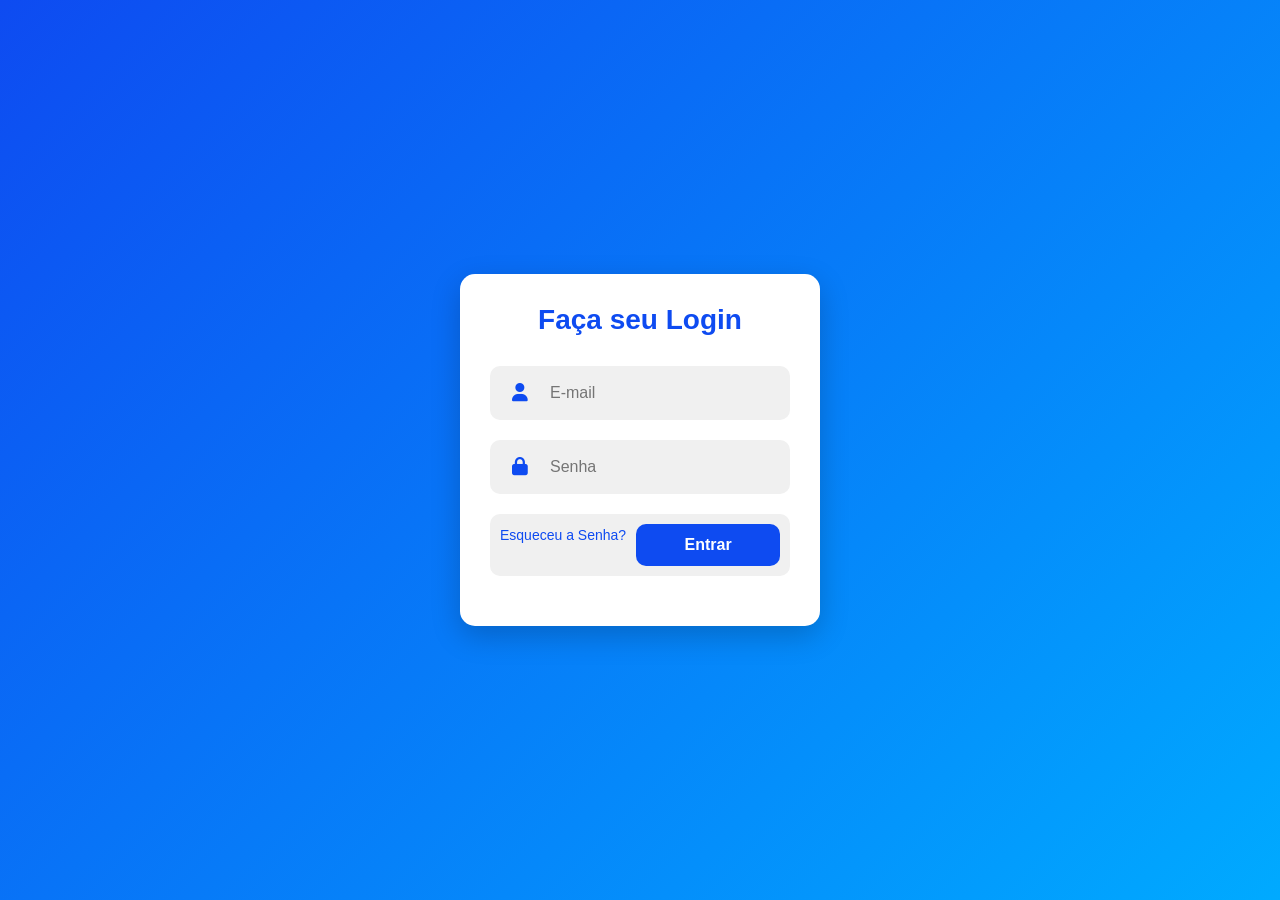
<file: index.html>
<!DOCTYPE html>
<html lang="pt-br">
<head>
    <meta charset="UTF-8">
    <meta name="viewport" content="width=device-width, initial-scale=1.0">
    <title>Biblioteca Seduc - Login</title>
    <link rel="stylesheet" href="https://cdnjs.cloudflare.com/ajax/libs/font-awesome/6.0.0/css/all.min.css">
    <link rel="stylesheet" href="./css/login.css">
</head>
<body>
    <div class="container">
        <div class="wrapper">
            <div class="title">
                <span>Faça seu Login</span>
            </div>
            <form id="loginForm">
                <div class="row">
                    <div class="i"><i class="fa-solid fa-user"></i></div>
                    <input type="text" placeholder="E-mail" id="email" required>
                </div>
                <div class="row">
                    <div class="i"><i class="fa-solid fa-lock"></i></div>
                    <input type="password" placeholder="Senha" id="senha" required>
                </div>
                <div class="row button">
                    <div class="pass"><p>Esqueceu a Senha?</p></div>
                    <input type="submit" value="Entrar">
                </div>
            </form>
        </div>
    </div>

    <script>
        document.getElementById('loginForm').addEventListener('submit', function(e) {
            e.preventDefault();
            const email = document.getElementById('email').value;
            const senha = document.getElementById('senha').value;
            
            // Validação simples
            if (email === "admin@biblioteca.com" && senha === "admin123") {
                window.location.href = "Dashboard.html";
            } else {
                alert("E-mail ou senha incorretos!\n\nUse:\nE-mail: admin@biblioteca.com\nSenha: admin123");
            }
        });
    </script>
</body>
</html>
</file>
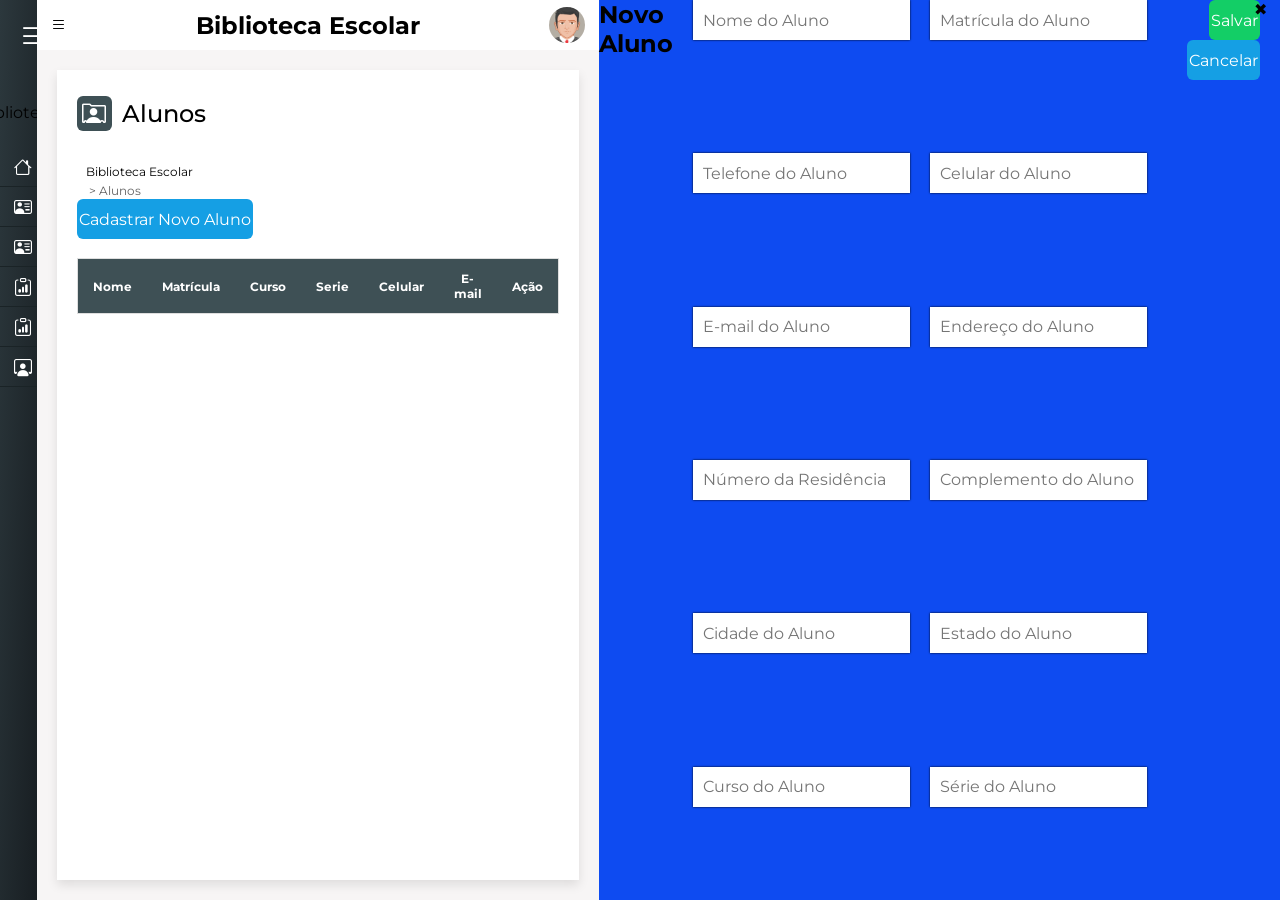
<file: Aluno.html>
<!DOCTYPE html>
<html lang="pt-BR">
<head>
    <meta charset="UTF-8">
    <meta name="viewport" content="width=device-width, initial-scale=1.0">
    
    <!-- compatibilidade -->
     <meta http-equiv="X-UA-Compatible" content="IE=edge">

    <!-- bootstrap icons -->
    <link rel="stylesheet" href="https://cdn.jsdelivr.net/npm/bootstrap-icons@1.10.5/font/bootstrap-icons.css">

    <!-- ícone de imagem na guia do navegador -->
    <link rel="icon" href="img/livro.ico">
    
    <!-- Link de acesso a folha css (main.css) -->
    <link rel="stylesheet" href="./css/main.css">
    
    <!-- Link de acesso a folha css (crud.css) -->
    <link rel="stylesheet" href="./css/crud.css">

    <!-- Link de acesso a folha css (modal.css) -->
    <link rel="stylesheet" href="./css/modal.css">
    
    <!-- Link de acesso a folha css (button.css)-->
    <link rel="stylesheet" href="./css/button.css">

    <!-- JS -->
    <script src="./Alunos.js"> </script>
    
    <title> Biblioteca Escolar </title>
</head>
<body>
    <div class="corpo"> 
        <!-- Navbar -->
        <nav>
            <div class="menu-sid"> 
                <i class="bi bi-list sidebar-toggle"></i>
            </div> <!-- menu-sid -->
            <div class="div-logo-name">
                <span class="logo-name"> Biblioteca </span>
            </div> <!-- logo-name -->

            <div class="menu-items">
                <ul class="nav-links">
                    <li><a href="Dashboard.html"> 
                        <i class="bi bi-house"></i>
                        <span class="link-name"> Dashboard </span>
                        </a></li>
                    <li><a href="Alunos.html"> 
                        <i class="bi bi-person-vcard"></i>
                        <span class="link-name"> Alunos </span>
                        </a></li>
                    <li><a href="Funcionarios.html"> 
                        <i class="bi bi-person-vcard"></i>
                        <span class="link-name"> Funcionários </span>
                        </a></li>
                     <li><a href="Editoras.html"> 
                        <i class="bi bi-clipboard-data"></i>
                        <span class="link-name"> Editoras </span>
                        </a></li>
                     <li><a href="Livros.html"> 
                        <i class="bi bi-clipboard-data"></i>
                        <span class="link-name"> Livros </span>
                        </a></li>
                    <li><a href="Emprestimos.html"> 
                        <i class="bi bi-person-workspace"></i>
                        <span class="link-name"> Empréstimos </span>
                        </a></li>
                </ul> <!-- nav-links -->
            </div> <!-- menu-items -->
        </nav>

        <section class="dashboard">
            <div class="top">
                <i class="bi bi-list sidebard-toggle2"></i>
                <div class="logo-name">
                    <h1 class="seduc-logo"> Biblioteca Escolar </h1>
                </div> <!-- logo-name -->

                <div class="actionimg"> 
                    <div class="profile" onclick="menuToggle();">
                        <img src="img/avatar5.png" alt="">
                    </div>
                    <div class="menu">
                        <h3> Antonio Carlos </h3>
                        <ul>
                            <li>
                                <span class="material-icons icons-size"> <i class="bi bi-person"></i> </span>
                                <a href="#"> Perfil </a>
                            </li>
                            <li>
                                <span class="material-icons icons-size"> <i class="bi bi-question-circle"></i> </span>
                                <a href="#"> Ajuda </a>
                            </li>
                            <li>
                                <span class="material-icons icons-size"> <i class="bi bi-gear"></i> </span>
                                <a href="#"> Configurações </a>
                            </li>
                            <li>
                                <span class="material-icons icons-size"> <i class="bi bi-box-arrow-right"></i> </span>
                                <a href="index.html"> Saída </a>
                            </li>
                        </ul>
                    </div> <!-- Menu -->
                </div> <!-- Actionimg -->
            </div> <!-- top -->

            <div class="corpo-da-pag">
                <div class="scroll"> 
                    <div class="activity"> 
                        <div class="overview">
                            <div class="title">
                                <i class="bi bi-person-rolodex"></i>
                                <span class="text"> Alunos </span>
                            </div> <!-- Title -->
                            <div class="seducServer" style=" white-space: nowrap;">
                                <li class="breadcrumb-item"> <a style="text-decoration: none !important; color: black; font-size: 12px; margin-left: 2%" href="Dashboard.html"> Biblioteca Escolar </a> </li>
                                <li class="breadcrumb-item"> <a style="text-decoration: none !important; color: rgb(99, 99, 99); font-size: 12px; margin-left: 2%" href="Alunos.html"> &nbsp> Alunos </a></li>
                            </div>
                        </div> <!-- overview -->

                        <div id="lupa-grid">
                            <button type="button" class="button blue mobile" id="cadastrarAluno"> Cadastrar Novo Aluno </button>
                        </div>
                        <br>
                        <table id="tableAluno" class="records">
                            <thead>
                                <tr>
                                    <th> Nome </th>
                                    <th> Matrícula </th>
                                    <th> Curso </th>
                                    <th> Serie </th>
                                    <th> Celular </th>
                                    <th> E-mail </th>
                                    <th> Ação </th>
                                </tr>
                            </thead>
                            <tbody>

                            </tbody>
                        </table>

                        <!-- MODAL APAGAR -->
                        <div class="modal" id="modal2"> 
                            <div class="modal-content">
                                <header class="modal-header">
                                    <h2> Excluir Aluno </h2>
                                    <span class="modal-close" id="modalClose2"> &#10006; </span>
                                </header>
                                <div id="avisoDelete">
                                    <!-- aviso de delete -->
                                </div>
                                <footer class="modal-footer">
                                    <button id="apagar" class="button red"> Apagar </button>
                                    <button id="cancelar2" class="button blue"> Cancelar </button>
                                </footer>
                            </div>
                        </div>

                        <!-- MODAL CRIAR E EDITAR -->
                        <div class="modal" id="modal">
                            <div class="modal-content">
                                <header class="modal-header">
                                                </section><h2> Novo Aluno </h2>
                                    <span class="modal-close" id="modalClose"> &#10006; </span>
                                </header>
                                <form id="form" class="modal-form">
                                    <input type="text" id="nome" data-index="new" class="modal-field" placeholder="Nome do Aluno" required>
                                    <input type="number" id="matricula" class="modal-field" placeholder="Matrícula do Aluno" required>
                                    <input type="number" id="telefone" class="modal-field" placeholder="Telefone do Aluno" required>
                                    <input type="number" id="celular" class="modal-field" placeholder="Celular do Aluno" required>
                                    <input type="email" id="email" class="modal-field" placeholder="E-mail do Aluno" required>
                                    <input type="text" id="rua" class="modal-field" placeholder="Endereço do Aluno" required>
                                    <input type="text" id="numero" data-index="new" class="modal-field" placeholder="Número da Residência" required>
                                    <input type="text" id="complemento" class="modal-field" placeholder="Complemento do Aluno" required>
                                    <input type="text" id="cidade" class="modal-field" placeholder="Cidade do Aluno" required>
                                    <input type="text" id="estado" class="modal-field" placeholder="Estado do Aluno" required>
                                    <input type="text" id="curso" data-index="new" class="modal-field" placeholder="Curso do Aluno" required>
                                    <input type="number" id="serie" class="modal-field" placeholder="Série do Aluno" required>
                                </form>
                                <footer class="modal-footer">
                                    <button id="salvar" class="button green"> Salvar </button>
                                    <button id="cancelar" class="button blue"> Cancelar </button>
                                </footer>
                            </div>
                        </div>
                    </div> <!-- activity -->
                </div> <!-- scroll -->
            </div> <!-- corpo-da-pag -->
        </section>
    </div> <!-- Corpo -->
</body>
</html>
</file>
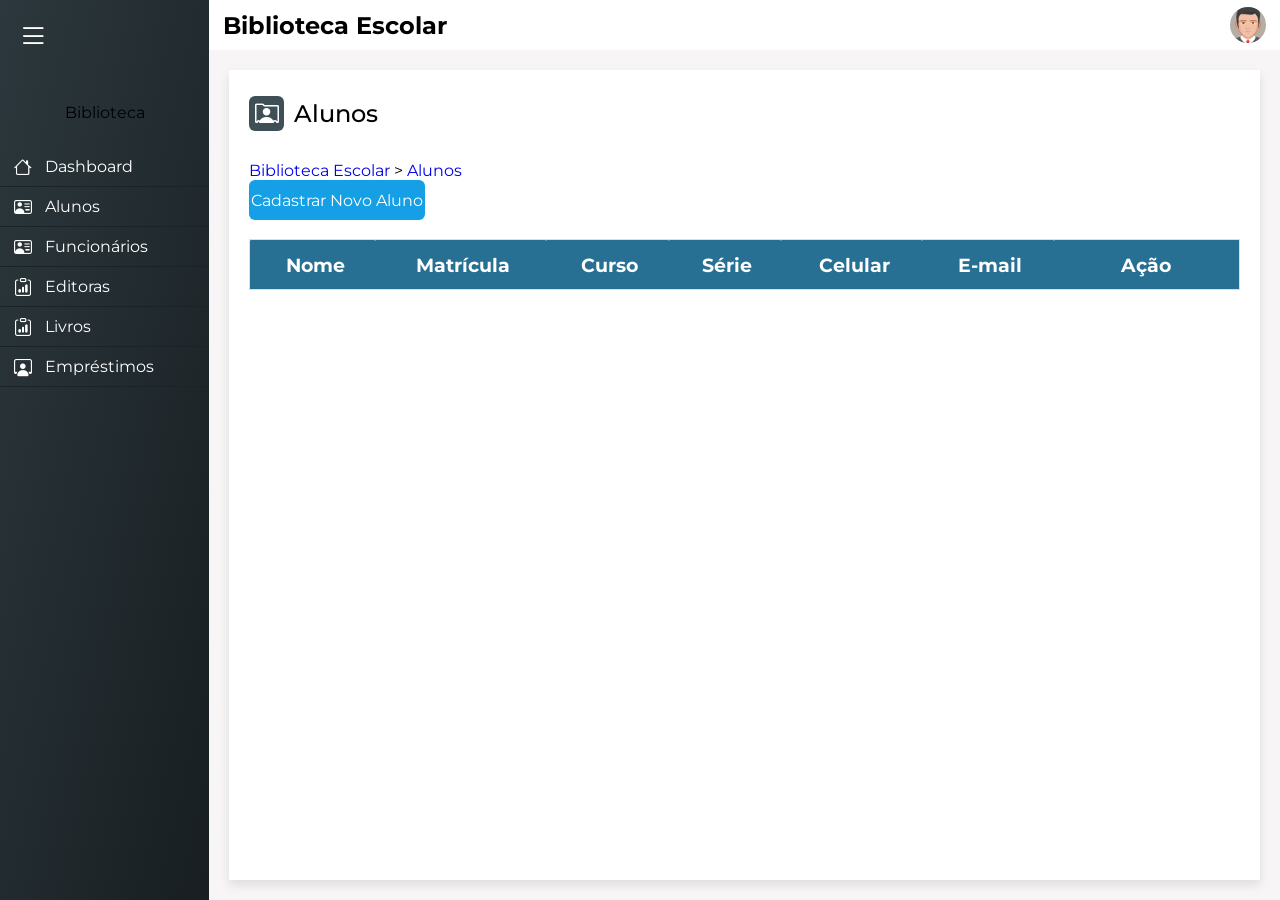
<file: Alunos.html>
<!doctype html>
<html lang="pt-BR">
<head>
    <meta charset="UTF-8" />
    <meta name="viewport" content="width=device-width, initial-scale=1.0" />
    <meta http-equiv="X-UA-Compatible" content="IE=edge" />
    <link rel="stylesheet" href="https://cdn.jsdelivr.net/npm/bootstrap-icons@1.10.5/font/bootstrap-icons.css" />
    <link rel="icon" href="img/livro.ico" />
    <link rel="stylesheet" href="./css/main.css" />
    <link rel="stylesheet" href="./css/crud.css" />
    <link rel="stylesheet" href="./css/modal.css" />
    <link rel="stylesheet" href="./css/records.css" />
    <link rel="stylesheet" href="./css/button.css" />
    <script src="./js/main.js" defer></script>
    <script src="./js/alunos.js" defer></script>
    <title>Biblioteca Escolar</title>
</head>
<body>
    <div class="corpo">
        <nav>
            <div class="menu-sid">
                <i class="bi bi-list sidebar-toggle"></i>
            </div>
            <div class="div-logo-name">
                <span class="logo-name"> Biblioteca </span>
            </div>
            <div class="menu-items">
                <ul class="nav-links">
                    <li><a href="Dashboard.html"><i class="bi bi-house"></i><span class="link-name">Dashboard</span></a></li>
                    <li><a href="Alunos.html"><i class="bi bi-person-vcard"></i><span class="link-name">Alunos</span></a></li>
                    <li><a href="Funcionarios.html"><i class="bi bi-person-vcard"></i><span class="link-name">Funcionários</span></a></li>
                    <li><a href="Editoras.html"><i class="bi bi-clipboard-data"></i><span class="link-name">Editoras</span></a></li>
                    <li><a href="Livros.html"><i class="bi bi-clipboard-data"></i><span class="link-name">Livros</span></a></li>
                    <li><a href="Emprestimos.html"><i class="bi bi-person-workspace"></i><span class="link-name">Empréstimos</span></a></li>
                </ul>
            </div>
        </nav>

        <section class="dashboard">
            <div class="top">
                <i class="bi bi-list sidebar-toggle2"></i>
                <div class="logo-name">
                    <h1 class="seduc-logo">Biblioteca Escolar</h1>
                </div>
                <div class="actionimg">
                    <div class="profile" onclick="menuToggle()">
                        <img src="img/avatar5.png" alt="" />
                    </div>
                    <div class="menu">
                        <h3>Antonio Carlos</h3>
                        <ul>
                            <li><i class="bi bi-person"></i><a href="#">Perfil</a></li>
                            <li><i class="bi bi-question-circle"></i><a href="#">Ajuda</a></li>
                            <li><i class="bi bi-gear"></i><a href="#">Configurações</a></li>
                            <li><i class="bi bi-box-arrow-right"></i><a href="index.html">Saída</a></li>
                        </ul>
                    </div>
                </div>
            </div>

            <div class="corpo-da-pag">
                <div class="scroll">
                    <div class="activity">
                        <div class="overview">
                            <div class="title">
                                <i class="bi bi-person-rolodex"></i>
                                <span class="text">Alunos</span>
                            </div>
                            <div class="seducServer">
                                <a href="Dashboard.html">Biblioteca Escolar</a> > <a href="Alunos.html">Alunos</a>
                            </div>
                        </div>

                        <div id="lupa-grid">
                            <button type="button" class="button blue" id="cadastrarAluno">Cadastrar Novo Aluno</button>
                        </div>
                        <br />

                        <table id="tableAluno" class="records">
                            <thead>
                                <tr><th>Nome</th><th>Matrícula</th><th>Curso</th><th>Série</th><th>Celular</th><th>E-mail</th><th>Ação</th></tr>
                            </thead>
                            <tbody></tbody>
                        </table>

                        <!-- MODAL EXCLUIR -->
                        <div class="modal" id="modal2">
                            <div class="modal-content">
                                <header class="modal-header">
                                    <h2>Excluir Aluno</h2>
                                    <span class="modal-close" id="modalClose2">&#10006;</span>
                                </header>
                                <div id="avisoDelete"></div>
                                <footer class="modal-footer">
                                    <button id="apagar" class="button red">Apagar</button>
                                    <button id="cancelar2" class="button blue">Cancelar</button>
                                </footer>
                            </div>
                        </div>

                        <!-- MODAL CRIAR/EDITAR -->
                        <div class="modal" id="modal">
                            <div class="modal-content">
                                <header class="modal-header">
                                    <h2>Novo Aluno</h2>
                                    <span class="modal-close" id="modalClose">&#10006;</span>
                                </header>
                                <form id="form" class="modal-form">
                                    <input type="text" id="nome" data-index="new" class="modal-field" placeholder="Nome do Aluno" required />
                                    <input type="number" id="matricula" class="modal-field" placeholder="Matrícula" required />
                                    <input type="text" id="telefone" class="modal-field" placeholder="Telefone" />
                                    <input type="text" id="celular" class="modal-field" placeholder="Celular" required />
                                    <input type="email" id="email" class="modal-field" placeholder="E-mail" required />
                                    <input type="text" id="rua" class="modal-field" placeholder="Endereço" required />
                                    <input type="text" id="numero" class="modal-field" placeholder="Número" required />
                                    <input type="text" id="complemento" class="modal-field" placeholder="Complemento" />
                                    <input type="text" id="cidade" class="modal-field" placeholder="Cidade" required />
                                    <input type="text" id="estado" class="modal-field" placeholder="Estado" required />
                                    <input type="text" id="curso" class="modal-field" placeholder="Curso" required />
                                    <input type="number" id="serie" class="modal-field" placeholder="Série" required />
                                </form>
                                <footer class="modal-footer">
                                    <button type="button" id="salvar" class="button green">Salvar</button>
                                    <button type="button" id="cancelar" class="button blue">Cancelar</button>
                                </footer>
                            </div>
                        </div>
                    </div>
                </div>
            </div>
        </section>
    </div>
</body>
</html>
</file>
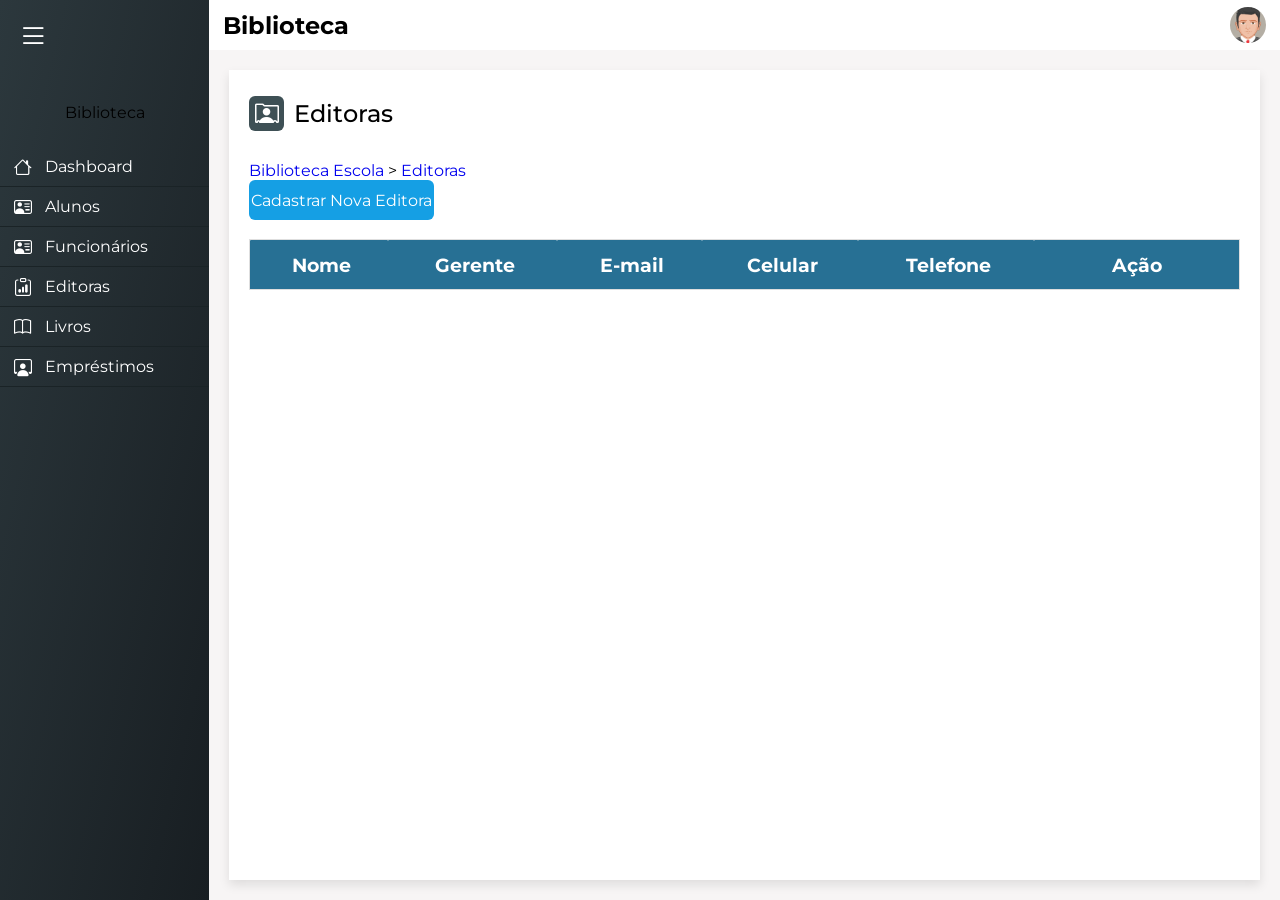
<file: Editoras.html>
<!DOCTYPE html>
<html lang="pt-BR">
<head>
    <meta charset="UTF-8">
    <meta name="viewport" content="width=device-width, initial-scale=1.0">
    <title>Biblioteca Escola</title>
    <link rel="stylesheet" href="https://cdn.jsdelivr.net/npm/bootstrap-icons@1.11.1/font/bootstrap-icons.css">
    <link rel="stylesheet" href="./css/main.css" />
    <link rel="stylesheet" href="./css/crud.css" />
    <link rel="stylesheet" href="./css/modal.css" />
    <link rel="stylesheet" href="./css/records.css" />
    <link rel="stylesheet" href="./css/button.css" />
    <script src="./js/editoras.js" defer></script>
    <script src="./js/main.js" defer></script>
</head>
<body>

<div class="corpo">

    <!-- ================= NAVBAR ================= -->
    <nav>
        <div class="menu-sid">
            <i class="bi bi-list sidebar-toggle"></i>
        </div>
        <div class="div-logo-name">
            <span class="logo-name">Biblioteca</span>
        </div>
        <div class="menu-items">
            <ul class="nav-links">
                <li><a href="Dashboard.html"><i class="bi bi-house"></i><span class="link-name">Dashboard</span></a></li>
                <li><a href="Alunos.html"><i class="bi bi-person-vcard"></i><span class="link-name">Alunos</span></a></li>
                <li><a href="Funcionarios.html"><i class="bi bi-person-vcard"></i><span class="link-name">Funcionários</span></a></li>
                <li><a href="Editoras.html"><i class="bi bi-clipboard-data"></i><span class="link-name">Editoras</span></a></li>
                <li><a href="Livros.html"><i class="bi bi-book"></i><span class="link-name">Livros</span></a></li>
                <li><a href="Emprestimos.html"><i class="bi bi-person-workspace"></i><span class="link-name">Empréstimos</span></a></li>
            </ul>
        </div>
    </nav>

    <!-- ================= DASHBOARD ================= -->
    <section class="dashboard">

        <!-- Topo -->
        <div class="top">
            <i class="bi bi-list sidebar-toggle2"></i>
            <div class="logo-name">
                <h1 class="seduc-logo">Biblioteca</h1>
            </div>
            <div class="actionimg">
                <div class="profile" onclick="menuToggle();">
                    <img src="img/avatar5.png" alt="">
                </div>
                <div class="menu">
                    <h3>Antônio Carlos</h3>
                    <ul>
                        <li><i class="bi bi-person"></i><a href="#">Perfil</a></li>
                        <li><i class="bi bi-question-circle"></i><a href="#">Ajudar</a></li>
                        <li><i class="bi bi-gear"></i><a href="#">Configurações</a></li>
                        <li><i class="bi bi-box-arrow-right"></i><a href="index.html">Saída</a></li>
                    </ul>
                </div>
            </div>
        </div>

        <!-- ================= CONTEÚDO ================= -->
        <div class="corpo-da-pag">
            <div class="scroll">
                <div class="activity">

                    <div class="overview">
                        <div class="title">
                            <i class="bi bi-person-rolodex"></i>
                            <span class="text">Editoras</span>
                        </div>
                        <div class="wdaSever">
                            <a href="Dashboard.html">Biblioteca Escola</a> > 
                            <a href="Editoras.html">Editoras</a>
                        </div>
                    </div>

                    <div id="lupa-grid">
                        <button type="button" class="button blue mobile" id="cadastrarEditora">
                            Cadastrar Nova Editora
                        </button>
                    </div>

                    <br>

                    <table id="tableEditora" class="records">
                        <thead>
                            <tr>
                                <th>Nome</th>
                                <th>Gerente</th>
                                <th>E-mail</th>
                                <th>Celular</th>
                                <th>Telefone</th>
                                <th>Ação</th>
                            </tr>
                        </thead>
                        <tbody></tbody>
                    </table>

                    <!-- MODAL EXCLUIR -->
                    <div class="modal" id="modal12">
                        <div class="modal-content">
                            <header class="modal-header">
                                <h2>Excluir Editora</h2>
                                <span class="modal-close" id="modalClos2">&#10006;</span>
                            </header>
                            <div id="avisoDelete"></div>
                            <footer class="modal-footer">
                                <button id="apagar" class="button red">Apagar</button>
                                <button id="cancelar2" class="button blue">Cancelar</button>
                            </footer>
                        </div>
                    </div>

                    <!-- MODAL CRIAR/EDITAR -->
                    <div class="modal" id="modal">
                        <div class="modal-content">
                            <header class="modal-header">
                                <h2>Nova Editora</h2>
                                <span class="modal-close" id="modal-close">&#10006;</span>
                            </header>
                            <form id="form" class="modal-form">
                                <input type="text" id="nome" data-index="new" class="modal-field" placeholder="Nome da Editora" required>
                                <input type="text" id="gerente" class="modal-field" placeholder="Nome do Gerente" required>
                                <input type="email" id="email" class="modal-field" placeholder="E-mail da Editora" required>
                                <input type="text" id="endereco" class="modal-field" placeholder="Endereço da Editora" required>
                                <input type="text" id="celular" class="modal-field" placeholder="Celular da Editora" required>
                                <input type="text" id="telefone" class="modal-field" placeholder="Telefone da Editora" required>
                            </form>
                            <footer class="modal-footer">
                                <button id="salvar" class="button green">Salvar</button>
                                <button id="cancelar" class="button blue">Cancelar</button>
                            </footer>
                        </div>
                    </div>

                </div>
            </div>
        </div>

    </section>
</div>

</body>
</html>
</file>
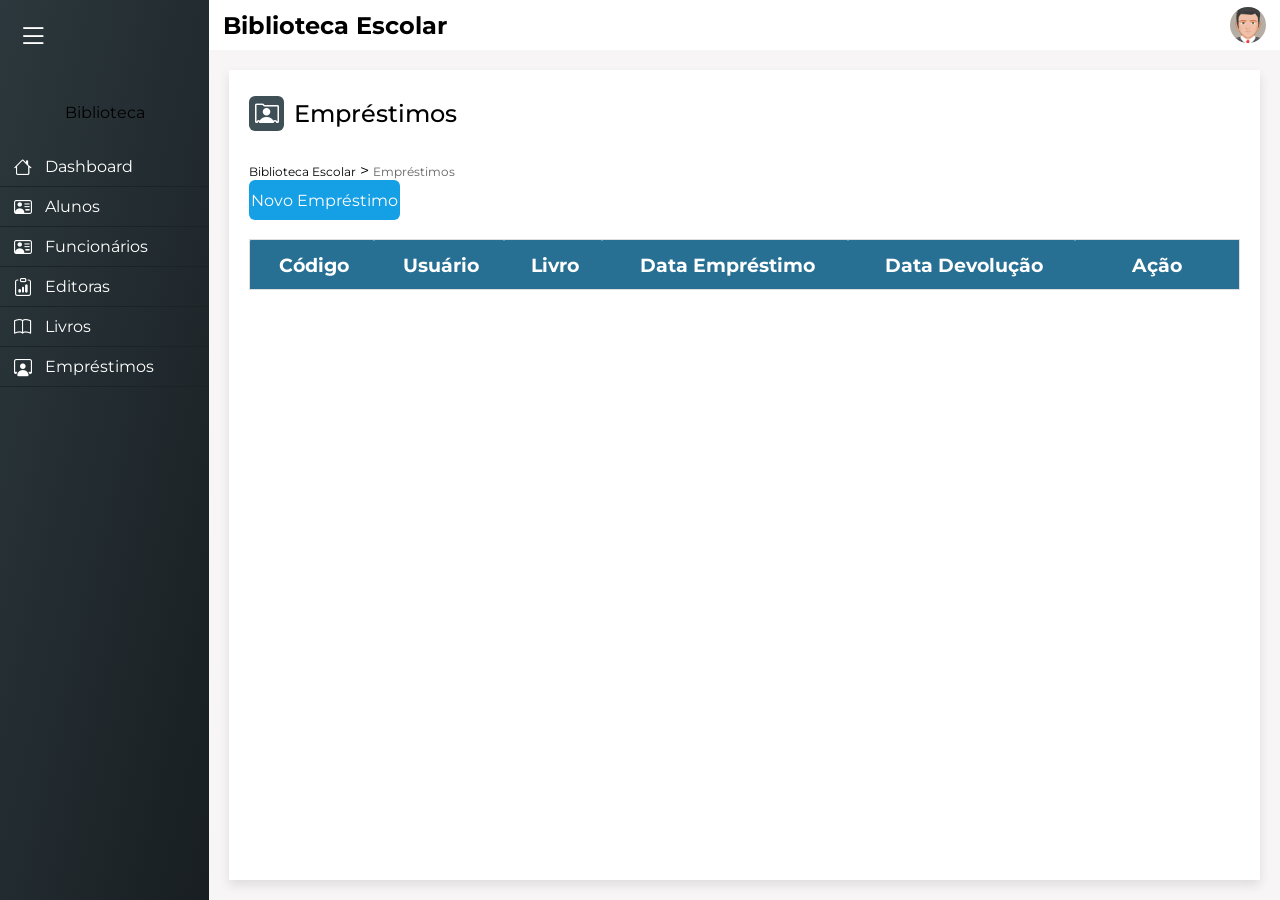
<file: Emprestimos.html>
<!DOCTYPE html>
<html lang="pt-BR">
<head>
    <meta charset="UTF-8">
    <meta name="viewport" content="width=device-width, initial-scale=1.0">
    <title>Biblioteca Escolar</title>
    <link rel="stylesheet" href="https://cdn.jsdelivr.net/npm/bootstrap-icons@1.10.5/font/bootstrap-icons.css" />
    <link rel="icon" href="img/livro.ico" />
    <link rel="stylesheet" href="./css/main.css" />
    <link rel="stylesheet" href="./css/crud.css" />
    <link rel="stylesheet" href="./css/modal.css" />
    <link rel="stylesheet" href="./css/records.css" />
    <link rel="stylesheet" href="./css/button.css" />
    <script src="./js/emprestimos.js" defer></script>
    <script src="./js/main.js" defer></script>
</head>
<body>
    <div class="corpo">
        <nav>
            <div class="menu-sid">
                <i class="bi bi-list sidebar-toggle"></i>
            </div>
            <div class="div-logo-name">
                <span class="logo-name">Biblioteca</span>
            </div>
            <div class="menu-items">
                <ul class="nav-links">
                    <li><a href="Dashboard.html"><i class="bi bi-house"></i><span class="link-name">Dashboard</span></a></li>
                    <li><a href="Alunos.html"><i class="bi bi-person-vcard"></i><span class="link-name">Alunos</span></a></li>
                    <li><a href="Funcionarios.html"><i class="bi bi-person-vcard"></i><span class="link-name">Funcionários</span></a></li>
                    <li><a href="Editoras.html"><i class="bi bi-clipboard-data"></i><span class="link-name">Editoras</span></a></li>
                    <li><a href="Livros.html"><i class="bi bi-book"></i><span class="link-name">Livros</span></a></li>
                    <li><a href="Emprestimos.html"><i class="bi bi-person-workspace"></i><span class="link-name">Empréstimos</span></a></li>
                </ul>
            </div>
        </nav>

        <section class="dashboard">
            <div class="top">
                <i class="bi bi-list sidebar-toggle2"></i>
                <div class="logo-name">
                    <h1 class="seduc-logo">Biblioteca Escolar</h1>
                </div>
                <div class="actionimg">
                    <div class="profile" onclick="menuToggle()">
                        <img src="img/avatar5.png" alt="Avatar do usuário">
                    </div>
                    <div class="menu">
                        <h3>Antônio Carlos</h3>
                        <ul>
                            <li><i class="bi bi-person"></i><a href="#">Perfil</a></li>
                            <li><i class="bi bi-question-circle"></i><a href="#">Ajuda</a></li>
                            <li><i class="bi bi-gear"></i><a href="#">Configurações</a></li>
                            <li><i class="bi bi-box-arrow-right"></i><a href="index.html">Saída</a></li>
                        </ul>
                    </div>
                </div>
            </div>

            <div class="corpo-da-pag">
                <div class="scroll">
                    <div class="activity">
                        <div class="overview">
                            <div class="title">
                                <i class="bi bi-person-rolodex"></i>
                                <span class="text">Empréstimos</span>                             
                            </div>
                            <div class="wdaServer" style="white-space: nowrap;">
                                <a style="text-decoration: none !important; color: black; font-size: 12px;" href="Dashboard.html">Biblioteca Escolar</a> > 
                                <a style="text-decoration: none !important; color: rgb(99, 99, 99); font-size: 12px;" href="Emprestimos.html">Empréstimos</a>
                            </div>
                        </div>

                        <div id="lupa-grid">
                            <button type="button" class="button blue mobile" id="cadastrarCliente">Novo Empréstimo</button>
                        </div>
                        <br>

                        <table id="tableEmprestimos" class="records">
                            <thead>
                                <tr>
                                    <th>Código</th>
                                    <th>Usuário</th>
                                    <th>Livro</th>
                                    <th>Data Empréstimo</th>
                                    <th>Data Devolução</th>
                                    <th>Ação</th>
                                </tr>
                            </thead>
                            <tbody></tbody>
                        </table>

                        <div class="modal" id="modal">
                            <div class="modal-content">
                                <header class="modal-header">
                                    <h2>Novo Empréstimo</h2>
                                    <span class="modal-close" id="modalClose">&times;</span>
                                </header>
                                <form id="form" class="modal-form">
                                    <label for="m-livro-alug">Livro:</label>
                                    <select id="m-livro-alug">
                                        <option value="">Selecione o Livro</option>
                                    </select>
                                    <label for="m-usuario">Usuário:</label>
                                    <select id="m-usuario">
                                        <option value="">Selecione o Usuário</option>
                                    </select>
                                    <label for="m-data-aluguel">Data do Empréstimo:</label>
                                    <input id="m-data-aluguel" type="date" required>
                                    <label for="m-prev-data">Previsão de Devolução:</label>
                                    <input id="m-prev-data" type="date" required>
                                </form>
                                <footer class="modal-footer">
                                    <button id="salvar" class="button green">Salvar</button>
                                    <button id="cancelar" class="button blue">Cancelar</button>
                                </footer>
                            </div>
                        </div>
                    </div>
                </div>
            </div>
        </section>
    </div>
</body>
</html>
</file>
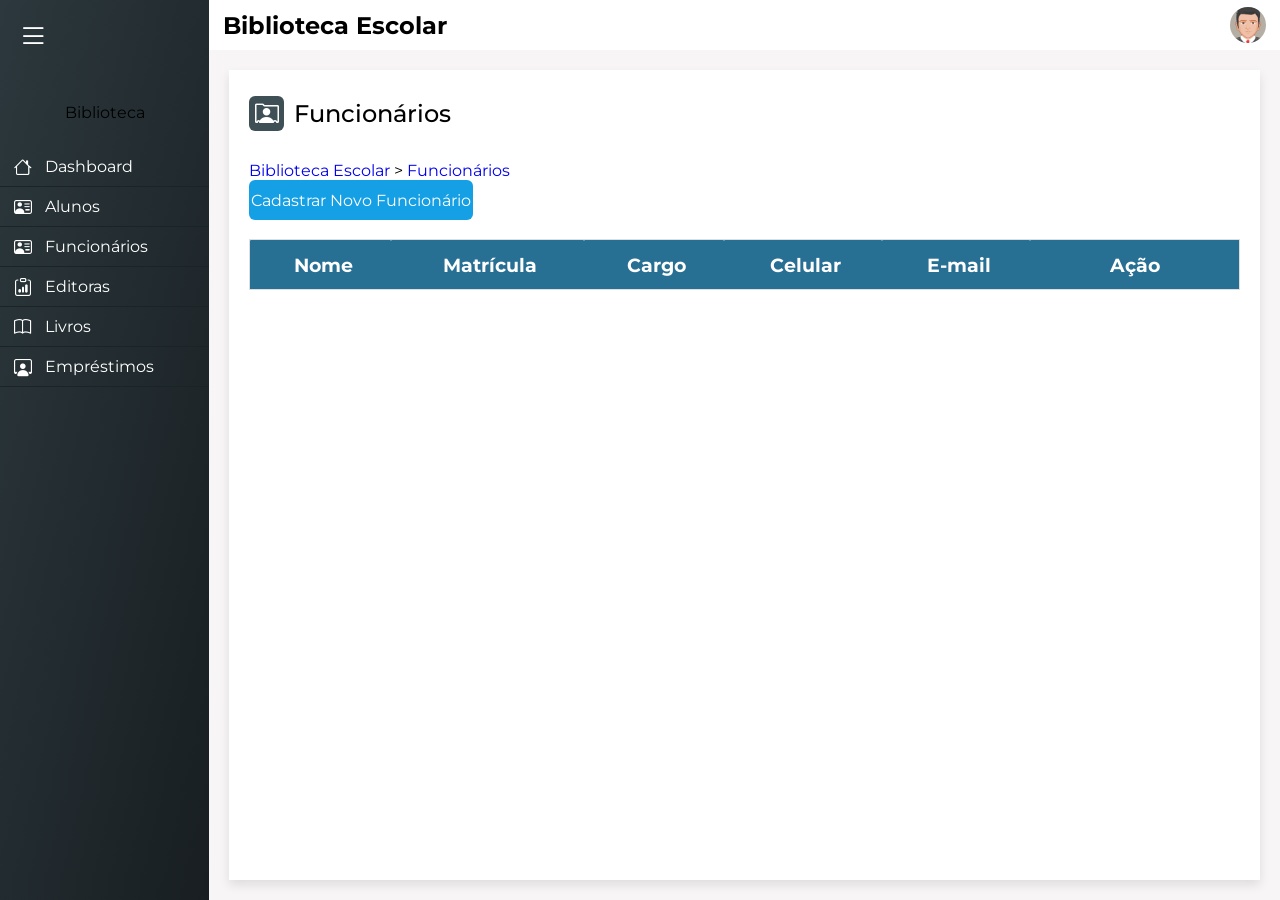
<file: Funcionarios.html>
<!doctype html>
<html lang="pt-BR">
<head>
    <meta charset="UTF-8" />
    <meta name="viewport" content="width=device-width, initial-scale=1.0" />
    <meta http-equiv="X-UA-Compatible" content="IE=edge" />
    <link rel="stylesheet" href="https://cdn.jsdelivr.net/npm/bootstrap-icons@1.10.5/font/bootstrap-icons.css" />
    <link rel="icon" href="img/livro.ico" />
    <link rel="stylesheet" href="./css/main.css" />
    <link rel="stylesheet" href="./css/crud.css" />
    <link rel="stylesheet" href="./css/modal.css" />
    <link rel="stylesheet" href="./css/records.css" />
    <link rel="stylesheet" href="./css/button.css" />
    <script src="./js/funcionarios.js" defer></script>
    <title>Biblioteca Escolar - Funcionários</title>
</head>
<body>
    <div class="corpo">
        <nav>
            <div class="menu-sid">
                <i class="bi bi-list sidebar-toggle"></i>
            </div>
            <div class="div-logo-name">
                <span class="logo-name"> Biblioteca </span>
            </div>
            <div class="menu-items">
                <ul class="nav-links">
                    <li><a href="Dashboard.html"><i class="bi bi-house"></i><span class="link-name">Dashboard</span></a></li>
                    <li><a href="Alunos.html"><i class="bi bi-person-vcard"></i><span class="link-name">Alunos</span></a></li>
                    <li><a href="Funcionarios.html"><i class="bi bi-person-vcard"></i><span class="link-name">Funcionários</span></a></li>
                    <li><a href="Editoras.html"><i class="bi bi-clipboard-data"></i><span class="link-name">Editoras</span></a></li>
                    <li><a href="Livros.html"><i class="bi bi-book"></i><span class="link-name">Livros</span></a></li>
                    <li><a href="Emprestimos.html"><i class="bi bi-person-workspace"></i><span class="link-name">Empréstimos</span></a></li>
                </ul>
            </div>
        </nav>

        <section class="dashboard">
            <div class="top">
                <i class="bi bi-list sidebar-toggle2"></i>
                <div class="logo-name">
                    <h1 class="seduc-logo">Biblioteca Escolar</h1>
                </div>
                <div class="actionimg">
                    <div class="profile" onclick="menuToggle()">
                        <img src="img/avatar5.png" alt="" />
                    </div>
                    <div class="menu">
                        <h3>Antonio Carlos</h3>
                        <ul>
                            <li><i class="bi bi-person"></i><a href="#">Perfil</a></li>
                            <li><i class="bi bi-question-circle"></i><a href="#">Ajuda</a></li>
                            <li><i class="bi bi-gear"></i><a href="#">Configurações</a></li>
                            <li><i class="bi bi-box-arrow-right"></i><a href="index.html">Saída</a></li>
                        </ul>
                    </div>
                </div>
            </div>

            <div class="corpo-da-pag">
                <div class="scroll">
                    <div class="activity">
                        <div class="overview">
                            <div class="title">
                                <i class="bi bi-person-rolodex"></i>
                                <span class="text">Funcionários</span>
                            </div>
                            <div class="seducServer">
                                <a href="Dashboard.html">Biblioteca Escolar</a> > <a href="Funcionarios.html">Funcionários</a>
                            </div>
                        </div>

                        <div id="lupa-grid">
                            <button type="button" class="button blue mobile" id="cadastrarFuncionario">Cadastrar Novo Funcionário</button>
                        </div>
                        <br />

                        <table id="tableFuncionario" class="records">
                            <thead>
                                <tr><th>Nome</th><th>Matrícula</th><th>Cargo</th><th>Celular</th><th>E-mail</th><th>Ação</th></tr>
                            </thead>
                            <tbody></tbody>
                        </table>

                        <!-- MODAL EXCLUIR -->
                        <div class="modal" id="modal2">
                            <div class="modal-content">
                                <header class="modal-header">
                                    <h2>Excluir Funcionário</h2>
                                    <span class="modal-close" id="modalClose2">&#10006;</span>
                                </header>
                                <div id="avisoDelete"></div>
                                <footer class="modal-footer">
                                    <button id="apagar" class="button red">Apagar</button>
                                    <button id="cancelar2" class="button blue">Cancelar</button>
                                </footer>
                            </div>
                        </div>

                        <!-- MODAL CRIAR/EDITAR -->
                        <div class="modal" id="modal">
                            <div class="modal-content">
                                <header class="modal-header">
                                    <h2>Novo Funcionário</h2>
                                    <span class="modal-close" id="modalClose">&#10006;</span>
                                </header>
                                <form id="form" class="modal-form">
                                    <input type="text" id="nome" data-index="new" class="modal-field" placeholder="Nome do Funcionário" required />
                                    <input type="number" id="matricula" class="modal-field" placeholder="Matrícula" required />
                                    <input type="text" id="cargo" class="modal-field" placeholder="Cargo" required />
                                    <input type="text" id="celular" class="modal-field" placeholder="Celular" required />
                                    <input type="email" id="email" class="modal-field" placeholder="E-mail" required />
                                    <input type="text" id="endereco" class="modal-field" placeholder="Endereço" required />
                                </form>
                                <footer class="modal-footer">
                                    <button id="salvar" class="button green">Salvar</button>
                                    <button id="cancelar" class="button blue">Cancelar</button>
                                </footer>
                            </div>
                        </div>
                    </div>
                </div>
            </div>
        </section>
    </div>
</body>
</html>
</file>
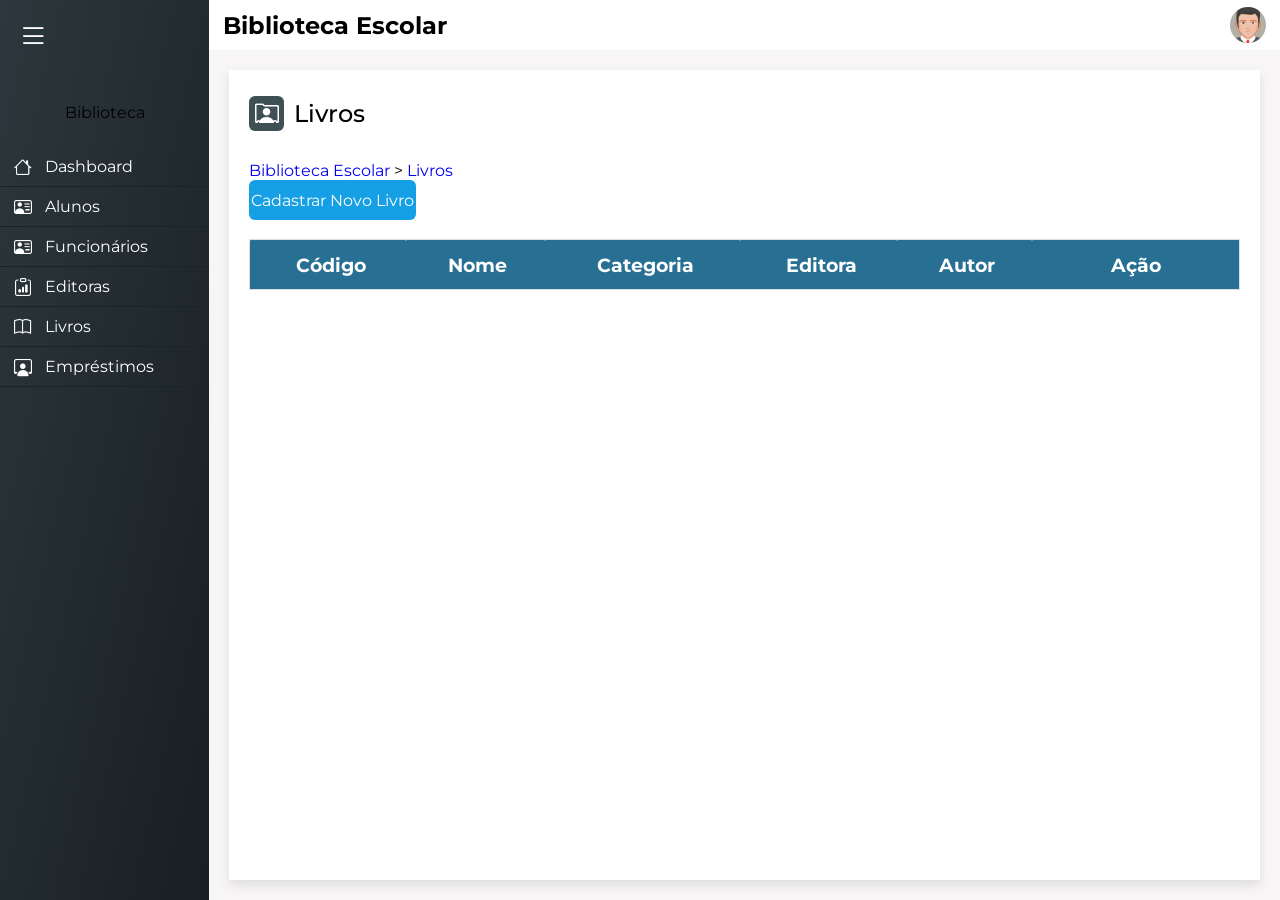
<file: Livros.html>
<!doctype html>
<html lang="pt-BR">
<head>
    <meta charset="UTF-8" />
    <meta name="viewport" content="width=device-width, initial-scale=1.0" />
    <meta http-equiv="X-UA-Compatible" content="IE=edge" />
    <link rel="stylesheet" href="https://cdn.jsdelivr.net/npm/bootstrap-icons@1.10.5/font/bootstrap-icons.css" />
    <link rel="icon" href="img/livro.ico" />
    <link rel="stylesheet" href="./css/main.css" />
    <link rel="stylesheet" href="./css/crud.css" />
    <link rel="stylesheet" href="./css/modal.css" />
    <link rel="stylesheet" href="./css/records.css" />
    <link rel="stylesheet" href="./css/button.css" />
    <script src="./js/livros.js" defer></script>
    <title>Biblioteca Escolar - Livros</title>
</head>
<body>
    <div class="corpo">
        <nav>
            <div class="menu-sid">
                <i class="bi bi-list sidebar-toggle"></i>
            </div>
            <div class="div-logo-name">
                <span class="logo-name"> Biblioteca </span>
            </div>
            <div class="menu-items">
                <ul class="nav-links">
                    <li><a href="Dashboard.html"><i class="bi bi-house"></i><span class="link-name">Dashboard</span></a></li>
                    <li><a href="Alunos.html"><i class="bi bi-person-vcard"></i><span class="link-name">Alunos</span></a></li>
                    <li><a href="Funcionarios.html"><i class="bi bi-person-vcard"></i><span class="link-name">Funcionários</span></a></li>
                    <li><a href="Editoras.html"><i class="bi bi-clipboard-data"></i><span class="link-name">Editoras</span></a></li>
                    <li><a href="Livros.html"><i class="bi bi-book"></i><span class="link-name">Livros</span></a></li>
                    <li><a href="Emprestimos.html"><i class="bi bi-person-workspace"></i><span class="link-name">Empréstimos</span></a></li>
                </ul>
            </div>
        </nav>

        <section class="dashboard">
            <div class="top">
                <i class="bi bi-list sidebar-toggle2"></i>
                <div class="logo-name">
                    <h1 class="seduc-logo">Biblioteca Escolar</h1>
                </div>
                <div class="actionimg">
                    <div class="profile" onclick="menuToggle()">
                        <img src="img/avatar5.png" alt="" />
                    </div>
                    <div class="menu">
                        <h3>Antonio Carlos</h3>
                        <ul>
                            <li><i class="bi bi-person"></i><a href="#">Perfil</a></li>
                            <li><i class="bi bi-question-circle"></i><a href="#">Ajuda</a></li>
                            <li><i class="bi bi-gear"></i><a href="#">Configurações</a></li>
                            <li><i class="bi bi-box-arrow-right"></i><a href="index.html">Saída</a></li>
                        </ul>
                    </div>
                </div>
            </div>

            <div class="corpo-da-pag">
                <div class="scroll">
                    <div class="activity">
                        <div class="overview">
                            <div class="title">
                                <i class="bi bi-person-rolodex"></i>
                                <span class="text">Livros</span>
                            </div>
                            <div class="seducServer">
                                <a href="Dashboard.html">Biblioteca Escolar</a> > <a href="Livros.html">Livros</a>
                            </div>
                        </div>

                        <div id="lupa-grid">
                            <button type="button" class="button blue mobile" id="cadastrarLivro">Cadastrar Novo Livro</button>
                        </div>
                        <br />

                        <table id="tableLivro" class="records">
                            <thead>
                                <tr><th>Código</th><th>Nome</th><th>Categoria</th><th>Editora</th><th>Autor</th><th>Ação</th></tr>
                            </thead>
                            <tbody></tbody>
                        </table>

                        <!-- MODAL EXCLUIR -->
                        <div class="modal" id="modal2">
                            <div class="modal-content">
                                <header class="modal-header">
                                    <h2>Excluir Livro</h2>
                                    <span class="modal-close" id="modalClose2">&#10006;</span>
                                </header>
                                <div id="avisoDelete"></div>
                                <footer class="modal-footer">
                                    <button id="apagar" class="button red">Apagar</button>
                                    <button id="cancelar2" class="button blue">Cancelar</button>
                                </footer>
                            </div>
                        </div>

                        <!-- MODAL CRIAR/EDITAR -->
                        <div class="modal" id="modal">
                            <div class="modal-content">
                                <header class="modal-header">
                                    <h2>Novo Livro</h2>
                                    <span class="modal-close" id="modalClose">&#10006;</span>
                                </header>
                                <form id="form" class="modal-form">
                                    <input type="number" id="codigo" class="modal-field" placeholder="Código do Livro" required />
                                    <input type="text" id="nome" data-index="new" class="modal-field" placeholder="Nome do Livro" required />
                                    <input type="date" id="ano" class="modal-field" placeholder="Ano de Publicação" required />
                                    <input type="text" id="categoria" class="modal-field" placeholder="Categoria" required />
                                    <input type="text" id="editora" class="modal-field" placeholder="Editora" required />
                                    <input type="text" id="isbn" class="modal-field" placeholder="ISBN" required />
                                    <input type="text" id="autor" class="modal-field" placeholder="Autor" required />
                                </form>
                                <footer class="modal-footer">
                                    <button id="salvar" class="button green">Salvar</button>
                                    <button id="cancelar" class="button blue">Cancelar</button>
                                </footer>
                            </div>
                        </div>
                    </div>
                </div>
            </div>
        </section>
    </div>
</body>
</html>
</file>
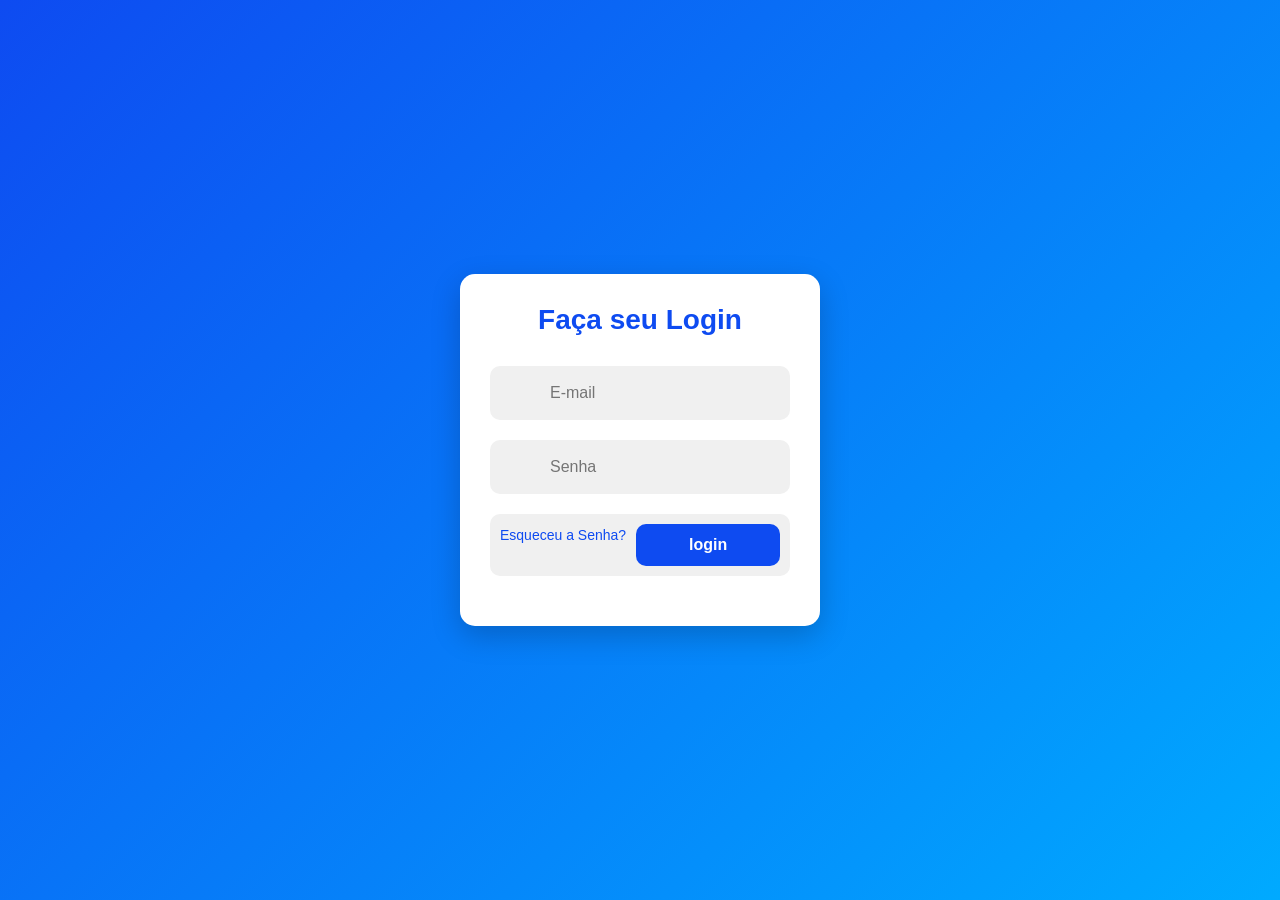
<file: Login.html>
<!DOCTYPE html>
<html lang="pt-br">
<head>
    <meta charset="UTF-8">
    <meta name="viewport" content="width=device-width, initial-scale=1.0">

    <!-- compatibilidade -->
    <meta http-equiv="X-UA-Compatible" content="IE=edge">

    <!-- bootstrap icons -->
    <link rel="stylesheet" href="https://cdn.jsdelivr.net/npm/bootstrap-icons@1.10.5/font/bootstrap-icons.css">

    <!-- ícone de imagem na guia do navegador -->
    <link rel="icon" href="img/livro.ico">
    
    <!-- Link de acesso a folha css (login.css) -->
    <link rel="stylesheet" href="./css/login.css">
    
    <title>Biblioteca Seduc - Login</title>
</head>
<body>
    <div class="container">
        <div class="wrapper">
            <div class="title">
                <span> Faça seu Login </span>
            </div>
            <form action="Dashboard.html">
                <div class="row">
                    <div class="i"><i class="fa-solid fa-user" style="color: white;"></i></div>
                    <input type="text" placeholder="E-mail" id="email" required>
                </div>
                <div class="row">
                    <div class="i"><i class="fa-solid fa-lock" style="color: white;"></i></div>
                    <input type="password" placeholder="Senha" id="senha" required>
                </div>
                <div class="row button">
                    <div class="pass"><p>Esqueceu a Senha?</p></div>
                    <input type="submit" value="login" onclick="logar(); return false">
                </div>
            </form>
        </div>
    </div>
</body>
</html>
</file>
<file: css/login.css>
* {
    margin: 0;
    padding: 0;
    box-sizing: border-box;
    font-family: 'Poppins', sans-serif;
}

body {
    min-height: 100vh;
    display: flex;
    justify-content: center;
    align-items: center;
    background: linear-gradient(135deg, #0E4BF1, #00aaff);
}

.container {
    width: 100%;
    max-width: 400px;
    padding: 20px;
}

.wrapper {
    background: white;
    padding: 30px;
    border-radius: 15px;
    box-shadow: 0 10px 30px rgba(0,0,0,0.2);
}

.title span {
    font-size: 28px;
    font-weight: 600;
    color: #0E4BF1;
    display: block;
    text-align: center;
    margin-bottom: 30px;
}

.row {
    margin-bottom: 20px;
    display: flex;
    align-items: center;
    gap: 10px;
    background: #f0f0f0;
    border-radius: 10px;
    padding: 10px;
}

.row .i {
    width: 40px;
    text-align: center;
}

.row input {
    flex: 1;
    border: none;
    background: none;
    outline: none;
    font-size: 16px;
    padding: 8px 0;
}

.pass {
    text-align: right;
    margin-bottom: 20px;
}

.pass p {
    color: #0E4BF1;
    cursor: pointer;
    font-size: 14px;
}

.button input {
    width: 100%;
    background: #0E4BF1;
    color: white;
    border: none;
    padding: 12px;
    border-radius: 10px;
    font-size: 16px;
    font-weight: 600;
    cursor: pointer;
    transition: 0.3s;
}

.button input:hover {
    background: #00aaff;
}

.fa-solid {
    color: #0E4BF1 !important;
    font-size: 18px;
}
</file>
<file: css/main.css>
/* Essa regra serve para importar fontes, neste caso ele busca na URL informada*/
@import url('https://fonts.googleapis.com/css2?family=Poppins:wght@300;400;500;600&display=swap');

/* A regra afetará todos os elementos HTML da Página
   Ele dará efeito aos elementos da página
*/
* {
    margin: 0%;
    padding: 0%;
    box-sizing: border-box;
    font-family: 'Poppins', sans-serif;
    margin: 0%;
    text-decoration: none;
    list-style: none;
    border: none;
    user-select: none;
}

/* A regra afetará o corpo da página*/
body {
    min-height: 100vh;
    background-color: #0E4BF1;
}
/* O nav criará efeito para o menu lateral*/
nav {
    top: 0;
    left: 0;
    height: 100vh;
    width: 250px;
    background-image: linear-gradient(to bottom right, #2C383D, #181E22) !important;
    transition: all 0.5s ease;
    overflow: auto;
}

nav.close {
    width: 73px;
}

nav .div-logo-name {
    display: flex;
    align-items: center;
    justify-content: center;
    transition: all 0.5s ease;
    white-space: nowrap;
    overflow: hidden;
}

nav .logo_name {
    font-size: 29px;
    font-weight: 600;
    color: #00aaff;
    transition: all 0.5s ease;
}

nav.close .logo_name {
    opacity: 0;
    pointer-events: none;
}

.div-logo-name {
    width: 100%;
    padding-top: 30px;
}

nav .menu-items {
    margin-top: 0px;
    display: flex;
    flex-direction: column;
    justify-content: space-between;
    padding-top: 25px;
}

/* --------------FIM NAV---------------- *//* O menu-items criará efeito e organização para o menu lateral*/
.menu-items li {
    background-color: transparent;
    border-bottom: 1px solid #1A2326;
    height: 40px;
    width: 100%;
    display: flex;
    align-items: center;
}

.close .menu-items li a {
    justify-content: center;
}

.menu-items li a {
    display: flex;
    align-items: center;
    height: 50px;
    width: 100%;
    text-decoration: none;
    position: relative;
}

.menu-items li a i {
    font-size: 18px;
    min-width: 45px;
    height: 100%;
    display: flex;
    align-items: center;
    justify-content: center;
    color: #ffffff;
}

.menu-items li a .link-name {
    font-size: 16px;
    font-weight: 400;
    color: #ffffff;
    transition: all 0.5s ease;
}

.nav-links li:hover {
    border-left: 3px solid #00aaff;
    font-weight: bold;
    background-image: linear-gradient(to right, #181E22, #181E22, #2C383D) !important;
    background: transparent;
}

.menu-items .mode {
    display: flex;
    align-items: center;
    white-space: nowrap;
}
nav.close li a .link-name {
    display: none;
}

.close .menu-sid {
    display: flex;
    justify-content: center;
    align-items: center;
}

.menu-sid {
    width: 100%;
    display: flex;
    justify-content: left;
    padding: 12px;
}

.sidebar-toggle {
    font-size: 30px;
    font-weight: bold;
    color: #ffffff;
    cursor: pointer;
    padding: 6PX;
}

.sidebar-toggle2 {
    font-size: 30px;
    font-weight: bold;
    color: #000000;
    cursor: pointer;
    padding: 6PX;
    display: none;
}

/*--------------fim--------------*/
/*perfil*/
/*Criará efeito no menu do perfil de usuário*/
.icons-size {
    color: #555;
    font-size: 22px;
    font-weight: 600;
}

.actionimg {
    right: 30px;
    display: flex;
    object-fit: cover;
}

.actionimg .profile {
    border-radius: 50%;
    cursor: pointer;
    height: 36px;
    overflow: hidden;
    width: 36px;
}

.actionimg .profile img {
    width: 100%;
    top: 0;
    object-fit: cover;
    left: 0;
    height: 100%;
}

.actionimg .menu {
    background-color: #ffffff;
    box-shadow: 0 5px 10px rgba(0, 0, 0, 0.3);
    border-radius: 15px;
    padding: 10px 20px;
    position: absolute;
    right: 10px;
    width: 200px;
    transition: 0.5s;
    top: 120px;
    visibility: hidden;
    opacity: 0;
}

.actionimg .menu.active {
    opacity: 1;
    top: 60px;
    visibility: visible;
}
.actionimg .menu::before {
    background-color: #ffffff;
    content: '';
    height: 20px;
    position: absolute;
    right: 14px;
    transform: rotate(45deg);
    top: -5px;
    width: 20px;
}

.actionimg .menu h3 {
    color: #535252;
    font-size: 16px;
    font-weight: 600;
    line-height: 1.3em;
    padding: 20px 0px;
    text-align: left;
    width: 100%;
}

.actionimg .menu ul li {
    align-items: center;
    border-top: 1px solid rgba(0, 0, 0, 0.05);
    display: flex;
    justify-content: left;
    list-style: none;
    padding: 10px 0px;
    cursor: pointer;
}

.actionimg .menu ul li img {
    max-width: 20px;
    margin-right: 10px;
    opacity: 0.5;
    transition: 0.5s;
}
.actionimg .menu ul li a {
    display: inline-block;
    color: #707070;
    font-size: 14px;
    font-weight: 600;
    padding-left: 5px;
    text-decoration: none;
    text-transform: uppercase;
}

.actionimg .menu ul li * {
    transition: 0.1s;
}

.actionimg .menu ul li:hover img {
    opacity: 1;
}

.actionimg .menu ul li:hover * {
    color: #00aaff;
}

.actionimg .menu ul li:hover a {
    font-size: 15px;
}

.actionimg li:hover .icons-size {
    font-size: 24px;
}

/*-----------------fim perfil-----------------*/
/*Cria efeito para página, dividindo e organizando os elementos*/
.corpo {
    display: flex;
}

.dashboard {
    background-color: rgb(247, 245, 245);
    height: 100vh;
    width: 100%;
    transition: all 0.5s ease;
}

/*-----------------fim-----------------*/


/* === Custom Scroll Bar CSS === */
::-webkit-scrollbar {
    width: 8px;
}

::-webkit-scrollbar-track {
    background: #f1f1f1;
}

::-webkit-scrollbar-thumb {
    background: #3A3B3C;
    border-radius: 12px;
    transition: all 0.3s ease;
}

::-webkit-scrollbar-thumb:hover {
    background: #0b3cc1;
}

/*-----------------fim-----------------*/
/* Redimensiona o perfil do usuário e o titulo da biblioteca escolar*/
.top {
    top: 0;
    display: flex;
    width: 100%;
    height: 50px;
    justify-content: space-between;
    align-items: center;
    padding: 10px 14px;
    background-color: rgb(255, 255, 255);
    transition: all 0.5s ease;
    z-index: 10;
}
/*---------------fim---------------*/

/* scroll */
.scroll::-webkit-scrollbar {
    width: 5px;
    border: 1px solid rgb(255, 255, 255);
}

.scroll::-webkit-scrollbar-thumb {
    background-color: #0E4BF1;
    border-radius: 6px;
}

.corpo-da-pag {
    padding: 20px;
    width: 100%;
    height: calc(100% - 50px);
}

.scroll {
    padding: 20px;
    height: 100%;
    width: 100%;
    overflow: auto;
    background-color: white;
    box-shadow: 0 5px 10px rgba(0, 0, 0, 0.1);
}
/* Redimensiona o perfil do usuário e o titulo da biblioteca escolar*/
.top {
    top: 0;
    display: flex;
    width: 100%;
    height: 50px;
    justify-content: space-between;
    align-items: center;
    padding: 10px 14px;
    background-color: rgb(255, 255, 255);
    transition: all 0.5s ease;
    z-index: 10;
}
/*---------------fim---------------*/

/* scroll */
.scroll::-webkit-scrollbar {
    width: 5px;
    border: 1px solid rgb(255, 255, 255);
}

.scroll::-webkit-scrollbar-thumb {
    background-color: #0E4BF1;
    border-radius: 6px;
}

.corpo-da-pag {
    padding: 20px;
    width: 100%;
    height: calc(100% - 50px);
}

.scroll {
    padding: 20px;
    height: 100%;
    width: 100%;
    overflow: auto;
    background-color: white;
    box-shadow: 0 5px 10px rgba(0, 0, 0, 0.1);
}

.overview .title {
    display: flex;
    align-items: center;
    margin: 6px 0 30px 0;
}

.title i {
    height: 35px;
    width: 35px;
    background-color: #3E5055;
    border-radius: 6px;
    color: #fff;
    display: flex;
    align-items: center;
    justify-content: center;
    font-size: 24px;
}

.title .text {
    font-size: 24px;
    font-weight: 500;
    color: #000;
    margin-left: 10px;
}

/* FIM DO SCROLL */
.table-div {
    font-size: 20px;
    margin: 0px;
    margin-top: 10px;
    margin-bottom: 10px;
}

table {
    width: 100%;
    border-collapse: collapse;
    border: 1px solid rgb(222, 222, 222);
    table-layout: auto;
}

table td,
table th {
    padding: 12px 15px;
    text-align: center;
    font-size: 12px;
}

table th {
    background-color: #3E5055;
    color: #ffffff;
}

table tbody tr:nth-child(even) {
    background-color: #f5f5f5;
    border: 1px solid rgb(222, 222, 222);
}
</file>
<file: css/crud.css>
@import url('https://fonts.googleapis.com/css2?family=Montserrat:ital,wght@0,100..900;1,100..900&display=swap');

* {
    padding: 0;
    margin: 0;
    box-sizing: border-box;
    font-family: 'Montserrat', sans-serif;
}

:root {
    --primary-color: #277094;
    --secundary-color: #c5cae9;
    --shadow-color: #CCC;
    --text-color: #f6f6f6;
}

body {
    min-height: 100vh;
    display: flex;
    flex-direction: column;
    position: relative;
}

header {
    background-color: var(--primary-color);
    color: var(--text-color);
    height: 70px;
    text-align: center;
    line-height: 70px;
    box-shadow: 0 1px 2px var(--shadow-color);
}

.header-title {
    color: var(--text-color);
    font-size: 2rem;
}

th {
    color: var(--text-color)
}
</file>
<file: css/modal.css>
.modal {
    position: fixed;
    top: 0;
    left: 0;
    width: 100%;
    height: 100%;
    background: #00000090;
    opacity: 0;
    z-index: -1;
    border-radius: 8px;
}

.modal.active {
    opacity: 1;
    z-index: 1;
}

.modal-content {
    display: flex;
    flex-direction: column;
    gap: 20px;
    width: 50vw;
    margin: 15vh auto;
    padding-bottom: 20px;
    background-color: white;
    box-shadow: 1px 1px 10px black;
    border-radius: 5px;
    position: fixed;
    top: 1%;
    left: 25%;
}

.modal-header {
    display: flex;
    position: relative;
    justify-content: center;
    height: 40px;
    line-height: 40px;
    font-size: 1rem;
    border-radius: 5px;
}

.modal-close {
    position: absolute;
    right: 0;
    display: block;
    width: 40px;
    height: 40px;
    text-align: center;
    user-select: none;
    cursor: pointer;
    border-radius: 5px;
}

.modal-close:hover {
    background-color: red;
    color: white;
}

.modal-form {
    display: flex;
    justify-content: space-between;
    flex-wrap: wrap;
    gap: 20px;
    padding: 0 20px;
}

.modal-field {
    width: calc(50% - 10px);
    height: 40px;
    outline-style: none;
    border-style: none;
    box-shadow: 0 0 2px black;
    padding: 0 10px;
    font-size: 1rem;
}

.modal-field:focus {
    border: 2px solid var(--primary-color);
    box-shadow: 0 0 3px var(--primary-color);
}

.modal-footer {
    background-color: inherit;
    text-align: right;
    padding: 0 20px;
}

@media (max-width: 480px) {
    .modal {
        top: 100%;
        transition: all 1s ease;
    }

    .modal.active {
        top: 0;
    }

    .modal-content {
        margin: 0;
        width: 100%;
        position: fixed;
    }

    .modal-field {
        width: 100%;
    }
}

.modal div {
    margin-left: 1rem;
}
</file>
<file: css/button.css>
.button {
    border-style: none;
    border-radius: 6px;
    height: 40px;
    padding: 6px 2px;
    background-color: black;
    color: white;
    font-size: 1rem;
    cursor: pointer;
    transition: box-shadow .6s ease;
}

.button.blue {
    background-color: #159fe4;
}

.button.green {
    background-color: #13CE66;
}

.button.red {
    background-color: #FF4949;
}

.button:hover {
    box-shadow: inset 200px 0 0 #00000055;
}

@media (max-width: 480px) {
    .button.mobile {
        color: transparent;
        font-size: 0;
        width: 50px;
        height: 50px;
        border-radius: 50%;
        position: fixed;
        top: 100vh;
        left: 80vh
    }

    .button.mobile::before {
        content: "+";
        color: black;
        font-size: 2rem;
        width: 100%;
        height: 100%;
    }
}
</file>
<file: css/records.css>
.records {
    width: 100%;
    user-select: none;
    text-align: left;
}

.records th {
    height: 50px;
    background-color: var(--primary-color);
    padding-left: 20px;
    font-size: 1.2rem;
    border-radius: 1px;
}

.records td {
    height: 50px;
    padding-left: 20px;
    font-size: 1rem;
    border-radius: 5px;
}

.records th:last-child, 
.records td:last-child {
    padding: 0;
    min-width: 140px;
    text-align: center;
}

.records tr:hover {
    background-color: var(--secundary-color);
}

@media (max-width: 480px) {
    .records {
        border-spacing: 5px;
    }

    .records thead {
        display: none;
    }

    .records tr {
        box-shadow: 0 1px 3px var(--shadow-color);
    }

    .records td:not(:first-child) {
        display: flex;
        justify-content: space-between;
        padding: 0 20px;
    }

    .records td {
        margin: 10px 0;
    }

    .records tr:hover {
        background-color: inherit;
    }
}
</file>
